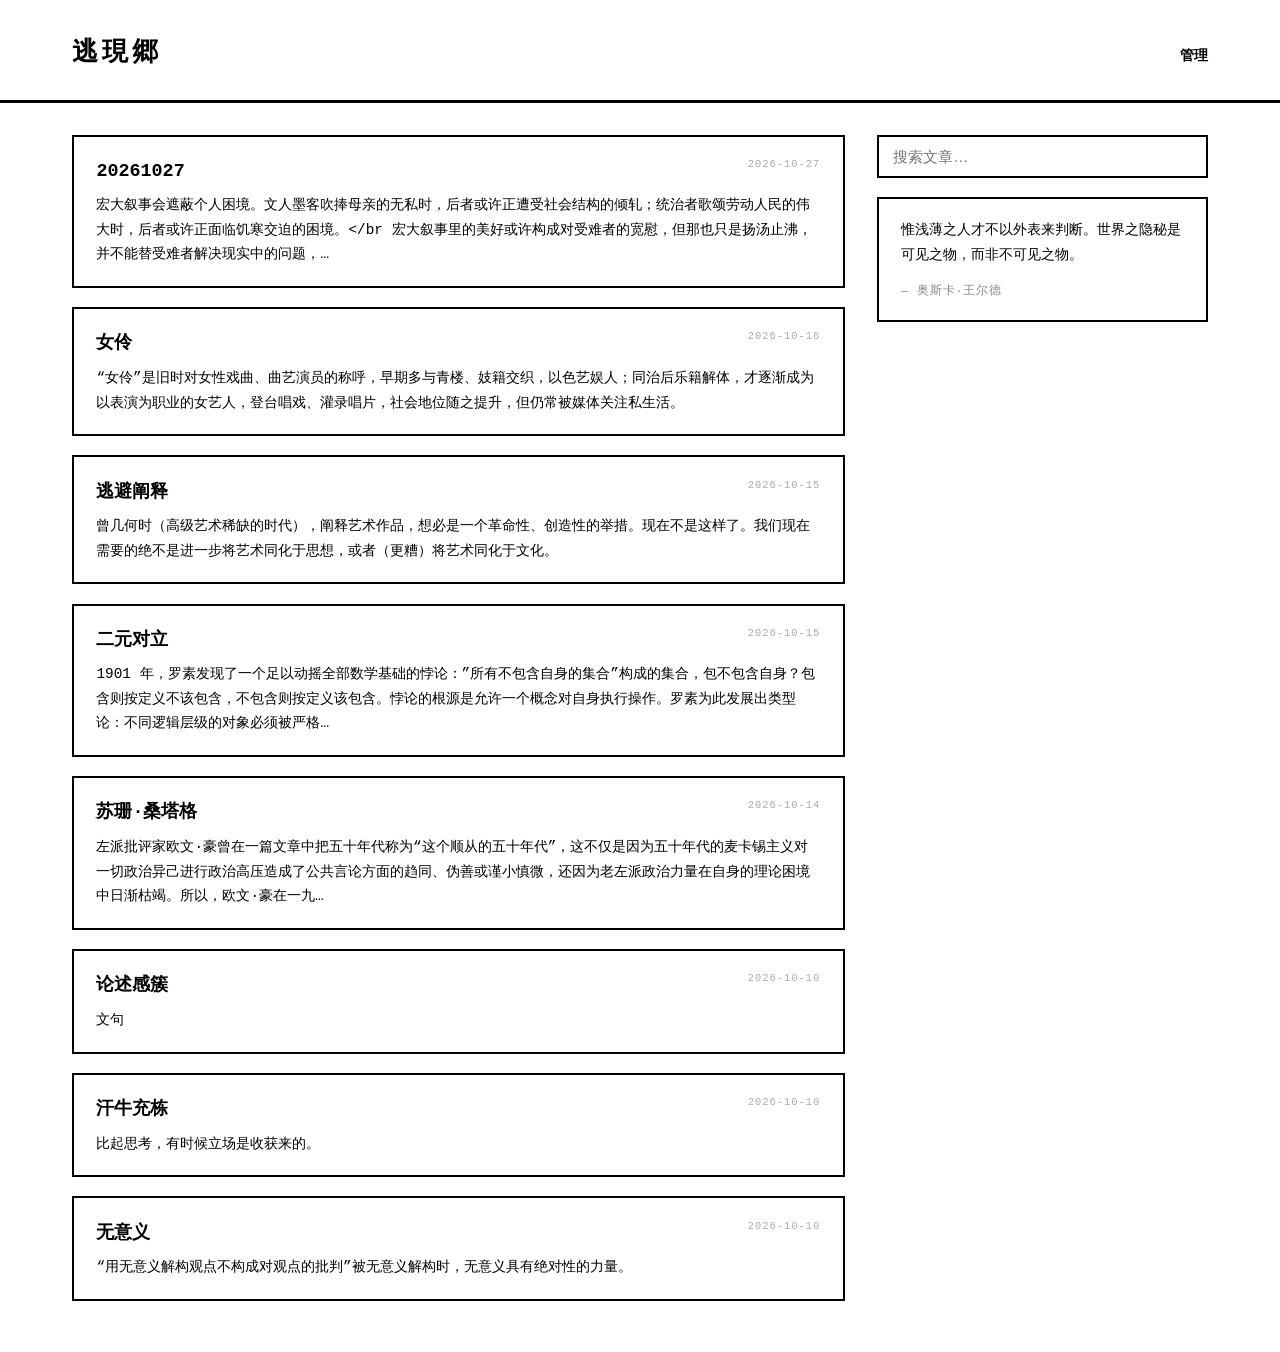
<file: index.html>
<!DOCTYPE html>
<html lang="zh-CN">
<head>
<meta charset="UTF-8">
<meta name="viewport" content="width=device-width, initial-scale=1.0">
<title>BLOG</title>
<link rel="stylesheet" href="style.css">
</head>
<body>
<header>
  <div class="header-inner">
    <a class="site-title" href="index.html" id="siteTitle">BLOG</a>
    <nav><a href="admin.html">管理</a></nav>
  </div>
</header>

<div class="layout">
  <main id="postList"></main>
  <aside class="sidebar">
    <input type="search" id="searchInput" placeholder="搜索文章…" aria-label="搜索文章">
    <div class="quote-card" id="quoteCard" aria-label="每日一言，点击换一句">
      <p class="quote-text" id="quoteText"></p>
      <footer class="quote-author" id="quoteAuthor"></footer>
    </div>
  </aside>
</div>

<script src="config.js"></script>
<script src="app.js"></script>
</body>
</html>
</file>
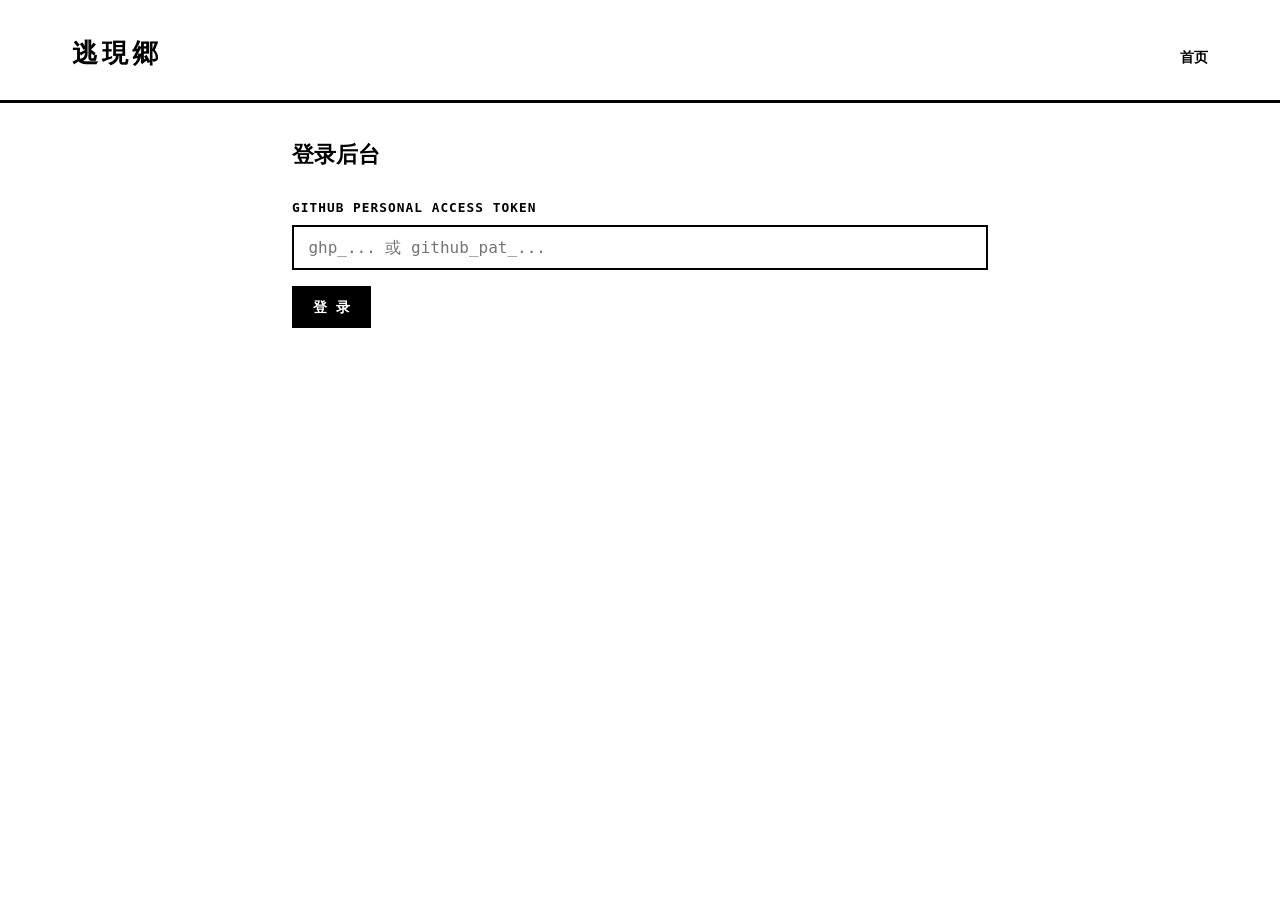
<file: admin.html>
<!DOCTYPE html>
<html lang="zh-CN">
<head>
<meta charset="UTF-8">
<meta name="viewport" content="width=device-width, initial-scale=1.0">
<title>管理后台</title>
<link rel="stylesheet" href="style.css">
</head>
<body>
<header>
  <div class="header-inner">
    <a class="site-title" href="index.html" id="siteTitle">BLOG</a>
    <nav>
      <a href="index.html">首页</a>
      <a href="#" id="logoutBtn" style="display:none">退出</a>
    </nav>
  </div>
</header>

<!-- 登录 -->
<div class="admin-wrap" id="loginView" style="display:none">
  <h1>登录后台</h1>
  <div class="field">
    <label for="tokenInput">GITHUB PERSONAL ACCESS TOKEN</label>
    <input type="password" id="tokenInput" placeholder="ghp_... 或 github_pat_..." autocomplete="off">
  </div>
  <button class="btn primary" id="loginBtn">登 录</button>
  <p class="msg err" id="loginMsg"></p>
</div>

<!-- 文章列表 -->
<div class="admin-wrap" id="listView" style="display:none">
  <h1>文章管理</h1>
  <div class="toolbar">
    <button class="btn primary" id="newBtn">＋ 写新文章</button>
    <button class="btn" id="toQuotesBtn">每日一言</button>
  </div>
  <div id="adminList"></div>
  <p class="msg" id="listMsg"></p>
</div>

<!-- 每日一言列表 -->
<div class="admin-wrap" id="quotesListView" style="display:none">
  <h1>每日一言管理</h1>
  <div class="toolbar">
    <button class="btn primary" id="newQuoteBtn">＋ 新增一言</button>
    <button class="btn" id="toPostsBtn">← 文章管理</button>
  </div>
  <div id="quotesAdminList"></div>
  <p class="msg" id="quotesListMsg"></p>
</div>

<!-- 每日一言编辑 -->
<div class="admin-wrap" id="quoteEditorView" style="display:none">
  <h1 id="quoteEditorTitle">新增一言</h1>
  <div class="field">
    <label for="quoteTextInput">内容</label>
    <textarea id="quoteTextInput" placeholder="一句话，不加 Markdown"></textarea>
  </div>
  <div class="field">
    <label for="quoteAuthorInput">出处 / 作者（可选）</label>
    <input type="text" id="quoteAuthorInput" placeholder="留空也可以">
  </div>
  <div class="toolbar">
    <button class="btn primary" id="quoteSaveBtn">保 存</button>
    <button class="btn" id="quoteBackBtn">返 回</button>
  </div>
  <p class="msg" id="quoteEditorMsg"></p>
</div>

<!-- 编辑器 -->
<div class="admin-wrap" id="editorView" style="display:none">
  <h1 id="editorTitle">写文章</h1>
  <div class="field">
    <label for="titleInput">标题</label>
    <input type="text" id="titleInput" placeholder="文章标题">
  </div>
  <div class="field">
    <label for="bodyInput">正文（Markdown）</label>
    <textarea id="bodyInput" placeholder="用 Markdown 书写…"></textarea>
  </div>
  <div class="toolbar">
    <button class="btn primary" id="publishBtn">发 布</button>
    <button class="btn" id="backBtn">返 回</button>
  </div>
  <p class="msg" id="editorMsg"></p>
</div>

<script src="config.js"></script>
<script src="admin.js"></script>
</body>
</html>
</file>
<file: style.css>
* { margin: 0; padding: 0; box-sizing: border-box; }

:root {
  --black: #000;
  --white: #fff;
}

html { font-size: 16px; }

body {
  background: var(--white);
  color: var(--black);
  font-family: "Noto Sans Mono", ui-monospace, monospace, system-ui, sans-serif;
  line-height: 1.7;
  -webkit-font-smoothing: antialiased;
}

a { color: var(--black); text-decoration: none; }

/* ===== 头部 ===== */
header {
  border-bottom: 3px solid var(--black);
}
.header-inner {
  display: flex;
  justify-content: space-between;
  align-items: baseline;
  max-width: 1200px;
  margin: 0 auto;
  padding: 2rem 2rem 1.5rem;
}
header .site-title {
  font-size: 1.6rem;
  font-weight: 900;
  letter-spacing: .15em;
}
header nav a {
  font-size: .85rem;
  font-weight: 700;
  margin-left: 1.2rem;
  border-bottom: 2px solid transparent;
}
header nav a:hover { border-bottom-color: var(--black); }

/* ===== 首页两栏 7:3 ===== */
.layout {
  display: grid;
  grid-template-columns: 7fr 3fr;
  gap: 2rem;
  padding: 2rem;
  max-width: 1200px;
  margin: 0 auto;
}

/* ===== 文章卡片 ===== */
.card {
  display: block;
  border: 2px solid var(--black);
  padding: 1.2rem 1.4rem;
  margin-bottom: 1.2rem;
  background: var(--white);
}
.card:hover { background: var(--black); color: var(--white); }
.card:hover .card-date { color: var(--white); }
.card:hover .card-date.top { color: #999; }
.card h2 { font-size: 1.15rem; font-weight: 800; margin-bottom: .4rem; }
.card .card-date { font-size: .7rem; color: #888; letter-spacing: .1em; margin-bottom: .6rem; }
.card .card-date.top {
  float: right;
  margin: 0 0 .5rem 1rem;
  font-size: .65rem;
  color: #aaa;
}
.card p { font-size: .9rem; display: -webkit-box; -webkit-line-clamp: 3; -webkit-box-orient: vertical; overflow: hidden; }

/* ===== 侧栏搜索 ===== */
.sidebar input[type="search"] {
  width: 100%;
  padding: .7rem .9rem;
  border: 2px solid var(--black);
  background: var(--white);
  color: var(--black);
  font-size: .95rem;
  outline: none;
  border-radius: 0;
  -webkit-appearance: none;
}
.sidebar input[type="search"]:focus { box-shadow: 4px 4px 0 var(--black); }

/* ===== 每日一言 ===== */
.quote-card {
  width: 100%;
  margin-top: 1.2rem;
  border: 2px solid var(--black);
  padding: 1.2rem 1.4rem;
  background: var(--white);
  cursor: pointer;
  user-select: none;
  transition: background .12s ease, color .12s ease;
}
.quote-card:hover { background: var(--black); color: var(--white); }
.quote-card .quote-text { font-size: .9rem; line-height: 1.75; font-weight: 500; margin: 0; }
.quote-card .quote-author {
  margin-top: .8rem;
  font-size: .72rem;
  color: #888;
  letter-spacing: .08em;
  font-style: normal;
}
.quote-card:hover .quote-author { color: #bbb; }

.empty { padding: 2rem 0; font-size: .9rem; }

/* ===== 文章页 ===== */
.post-page { max-width: 760px; margin: 0 auto; padding: 2rem; }
.post-page h1.post-title { font-size: 1.8rem; font-weight: 900; line-height: 1.3; margin-bottom: .5rem; }
.post-page .post-date { font-size: .8rem; letter-spacing: .1em; margin-bottom: 2rem; border-bottom: 2px solid var(--black); padding-bottom: 1rem; }
.post-body h1, .post-body h2, .post-body h3 { margin: 1.8em 0 .6em; font-weight: 800; }
.post-body p { margin: 1em 0; }
.post-body ul, .post-body ol { margin: 1em 0 1em 1.5em; }
.post-body blockquote { border-left: 4px solid var(--black); padding-left: 1em; margin: 1em 0; }
.post-body code { background: var(--black); color: var(--white); padding: .1em .35em; font-size: .85em; }
.post-body pre { border: 2px solid var(--black); padding: 1em; overflow-x: auto; margin: 1em 0; }
.post-body pre code { background: none; color: var(--black); padding: 0; }
.post-body img { max-width: 100%; }
.post-body hr { border: none; border-top: 2px solid var(--black); margin: 2em 0; }

/* ===== 后台 ===== */
.admin-wrap { max-width: 760px; margin: 0 auto; padding: 2rem; }
.admin-wrap h1 { font-size: 1.4rem; font-weight: 900; margin-bottom: 1.5rem; }

.btn {
  display: inline-block;
  border: 2px solid var(--black);
  background: var(--white);
  color: var(--black);
  font-size: .9rem;
  font-weight: 700;
  padding: .6rem 1.2rem;
  cursor: pointer;
  border-radius: 0;
  font-family: inherit;
}
.btn:hover, .btn.primary { background: var(--black); color: var(--white); }
.btn.primary:hover { background: var(--white); color: var(--black); }
.btn.danger:hover { background: var(--black); color: var(--white); }
.btn:disabled { opacity: .4; cursor: default; }

.field { margin-bottom: 1rem; }
.field label { display: block; font-size: .8rem; font-weight: 700; letter-spacing: .08em; margin-bottom: .4rem; }
.field input[type="text"], .field input[type="password"], .field textarea {
  width: 100%;
  border: 2px solid var(--black);
  padding: .7rem .9rem;
  font-size: 1rem;
  font-family: inherit;
  outline: none;
  background: var(--white);
  color: var(--black);
  border-radius: 0;
  -webkit-appearance: none;
}
.field textarea { min-height: 55vh; resize: vertical; line-height: 1.7; font-family: ui-monospace, "SF Mono", Consolas, monospace; font-size: .95rem; }

.admin-post-row {
  display: flex;
  justify-content: space-between;
  align-items: center;
  gap: 1rem;
  border: 2px solid var(--black);
  padding: .8rem 1rem;
  margin-bottom: .8rem;
}
.admin-post-row .t { font-weight: 700; flex: 1; min-width: 0; overflow: hidden; text-overflow: ellipsis; white-space: nowrap; }
.admin-post-row .d { font-size: .75rem; white-space: nowrap; }
.row-actions { display: flex; gap: .5rem; }
.row-actions .btn { padding: .35rem .8rem; font-size: .8rem; }

.toolbar { display: flex; gap: .6rem; margin-bottom: 1.5rem; flex-wrap: wrap; }
.msg { font-size: .85rem; margin: .8rem 0; font-weight: 700; }
.msg.err { text-decoration: underline; }

/* ===== 手机适配 ===== */
@media (max-width: 720px) {
  .layout { grid-template-columns: 1fr; padding: 1.2rem; }
  .sidebar { order: -1; }
  .header-inner { padding: 1.2rem; }
  .post-page, .admin-wrap { padding: 1.2rem; }
  .btn { padding: .7rem 1.2rem; }
}
</file>
